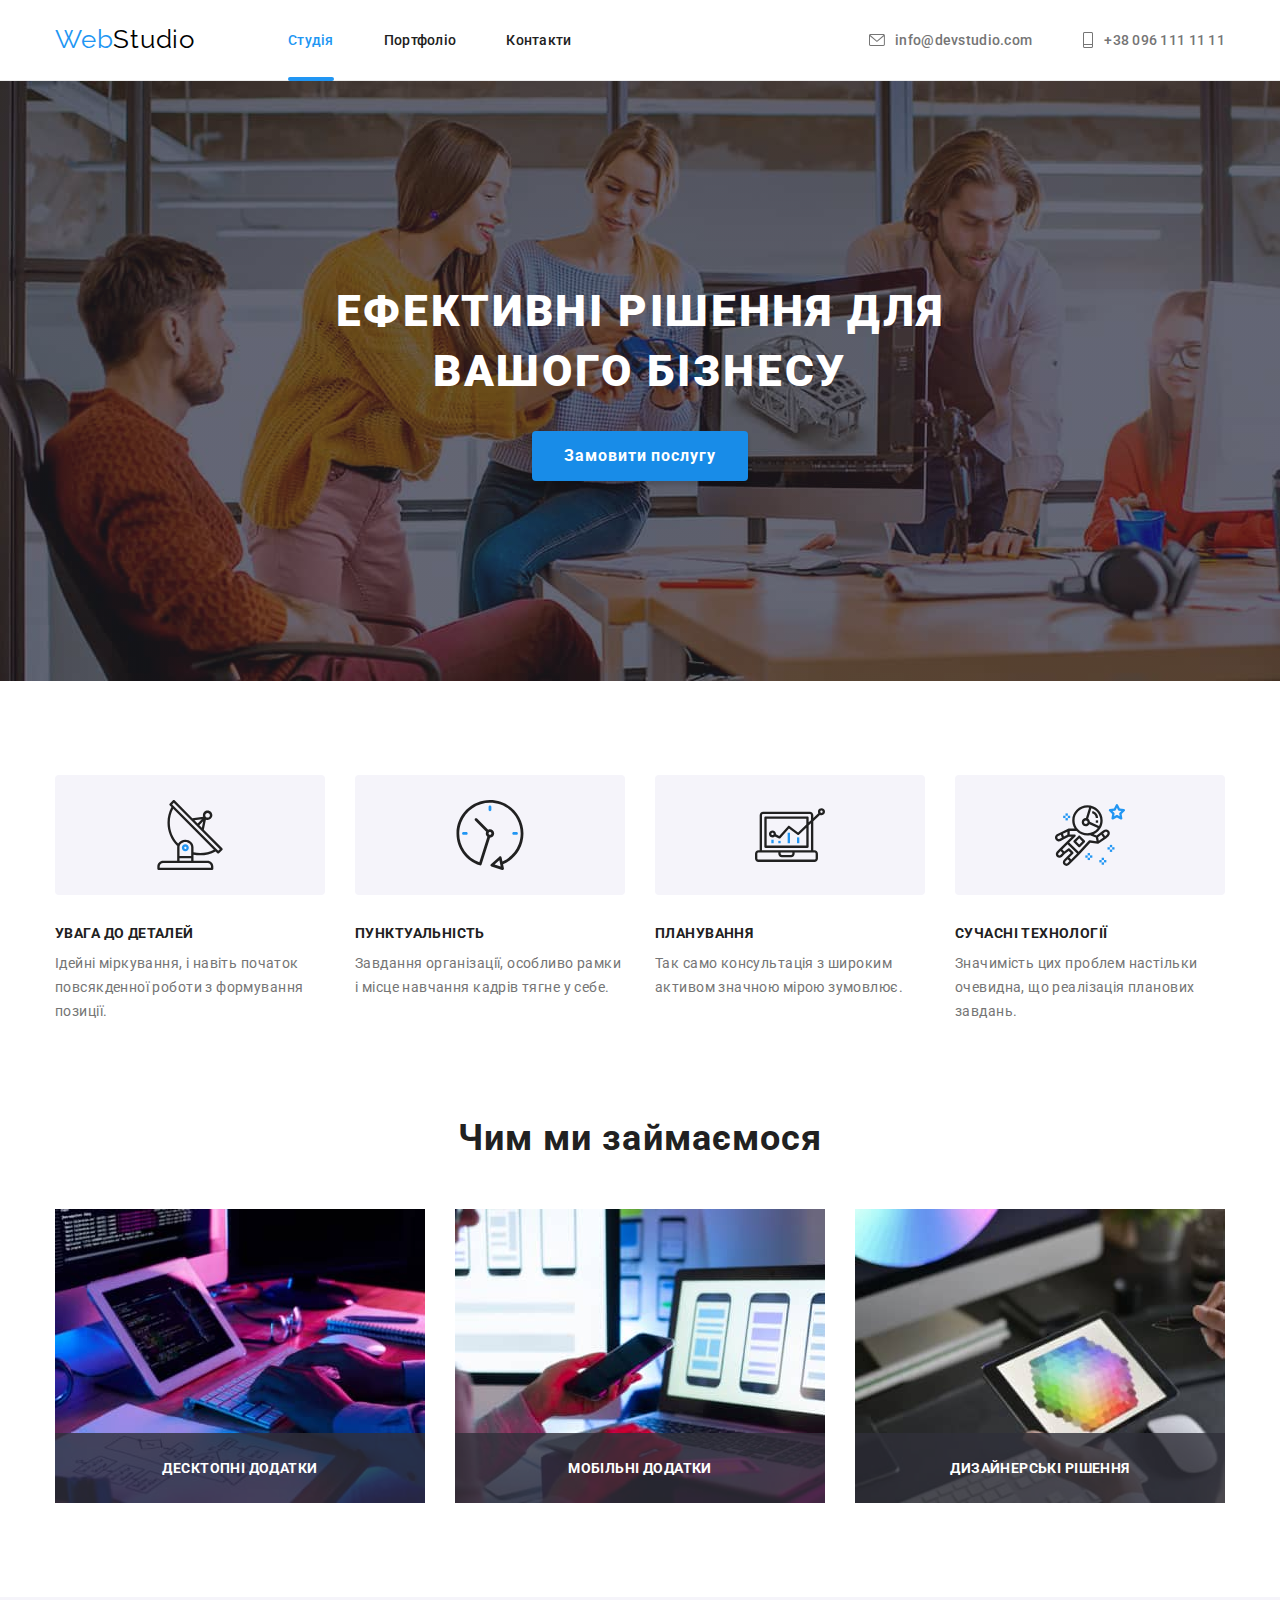
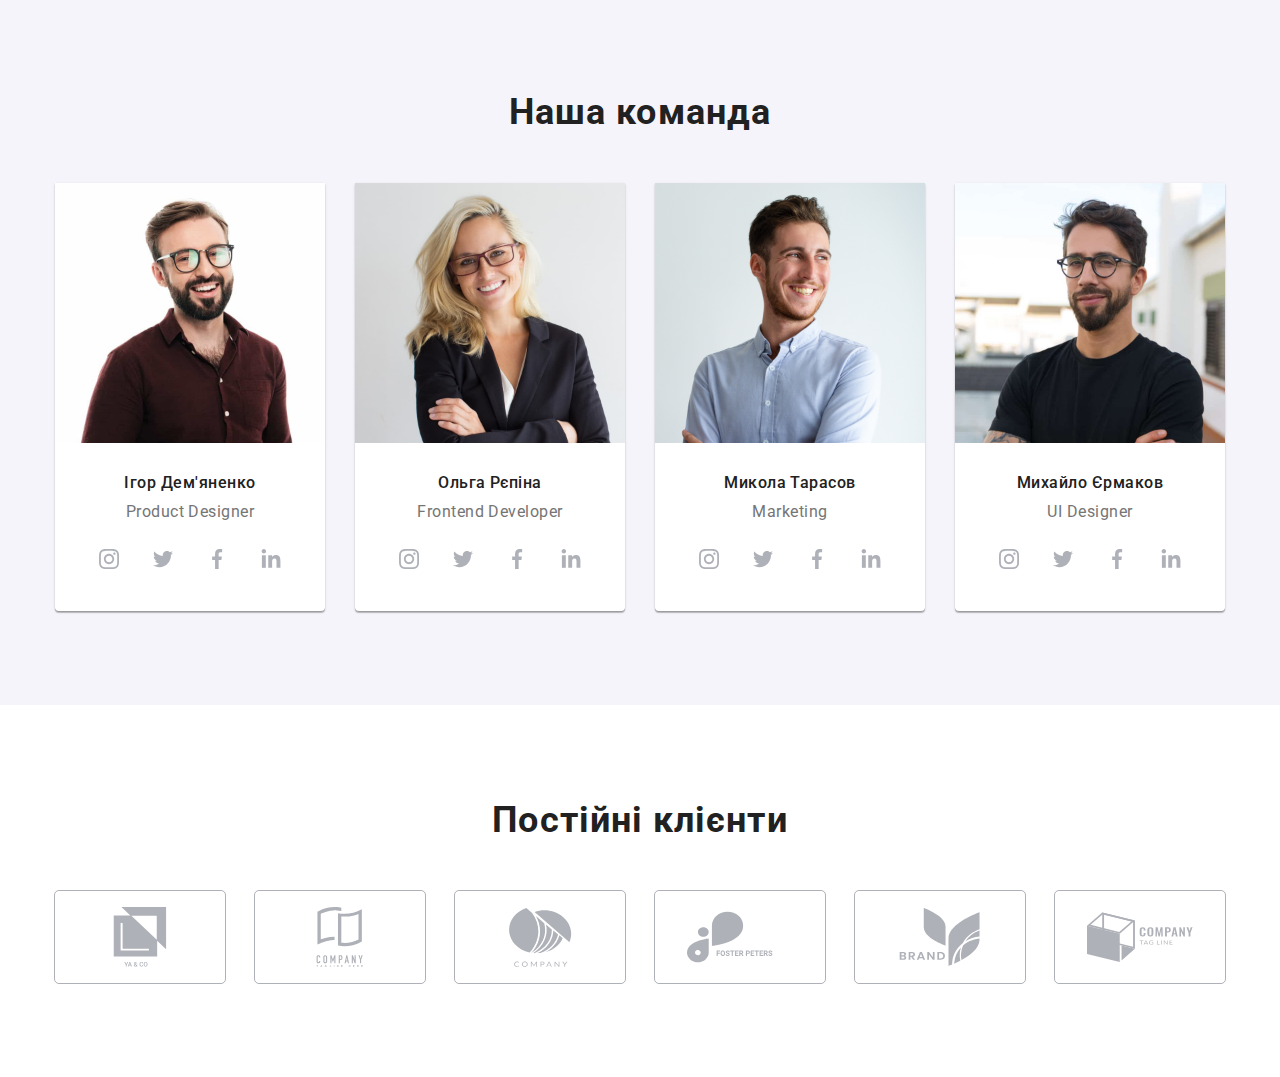
<file: index.html>
<!DOCTYPE html>
<html lang="uk">
  <head>
    <meta charset="UTF-8" />
    <meta http-equiv="X-UA-Compatible" content="IE=edge" />
    <meta name="viewport" content="width=device-width, initial-scale=1.0" />
    <link
      rel="stylesheet"
      href="https://cdnjs.cloudflare.com/ajax/libs/modern-normalize/1.1.0/modern-normalize.min.css"
    />
    <link rel="preconnect" href="https://fonts.googleapis.com" />
    <link rel="preconnect" href="https://fonts.gstatic.com" crossorigin />
    <link
      href="https://fonts.googleapis.com/css2?family=Open+Sans:wght@400;600;700&family=Raleway:wght@700&family=Roboto:wght@400;500;700;900&display=swap"
      rel="stylesheet"
    />
    <link rel="stylesheet" href="./css/main.min.css" />
    <title>WebStudio</title>
  </head>
  <body>
    <header>
      <div class="container nav__wrap">
        <nav class="site__nav">
          <a class="logo time-animation" href="/index.html"><span>Web</span>Studio</a>
          <ul class="site__nav">
            <li class="site__nav-li">
              <a class="site__nav-link time-animation site__nav-link--current" href="">Студія</a>
            </li>
            <li class="site__nav-li">
              <a class="site__nav-link time-animation" href="./portfolio.html">Портфоліо</a>
            </li>
            <li class="site__nav-li">
              <a class="site__nav-link time-animation" href="#">Контакти</a>
            </li>
          </ul>
        </nav>

        <ul class="cotnact__nav site__nav">
          <li class="site__nav-li">
            <a class="cotnact__nav-link time-animation" href="mailto:info@devstudio.com">
              <svg class="cotnact__nav-svg">
                <use href="./images/symbol-defs.svg#icon-envelope"></use>
              </svg>
              info@devstudio.com
            </a>
          </li>
          <li class="site__nav-li">
            <a class="cotnact__nav-link time-animation" href="tel:+380961111111">
              <svg class="cotnact__nav-svg phone">
                <use href="./images/symbol-defs.svg#icon-Vector"></use>
              </svg>
              +38 096 111 11 11
            </a>
          </li>
        </ul>
      </div>
    </header>
    <main>
      <section class="section hero">
        <div class="container">
          <h1 class="section-title-hero">Ефективні рішення для вашого бізнесу</h1>
          <button data-modal-open class="hero-button time-animation" type="button">
            Замовити послугу
          </button>
        </div>
        <div class="backdrop-modal is-hidden time-animation" data-modal>
          <div class="modal">
            <button data-modal-close class="modal__close time-animation">
              <svg class="modal__svg--close">
                <use href="./images/symbol-defs.svg#icon-close"></use>
              </svg>
            </button>
            <div class="modal__form-wrap">
              <p>Залиште свої дані, ми вам передзвонимо</p>
              <form name="contact-form" autocomplete="on">
                <label class="modal__label" for="uzer_name">Ім'я</label>
                <div class="modal__form-fild">
                  <input
                    class="modal__form-input time-animation"
                    required
                    name="uzerName"
                    s
                    id="uzer_name"
                    type="text"
                  />
                  <svg class="modal__form-icons time-animation">
                    <use href="./images/symbol-defs.svg#icon-person-form"></use>
                  </svg>
                </div>
                <label class="modal__label" for="uzer_tel">Телефон</label>
                <div class="modal__form-fild">
                  <input
                    required
                    class="modal__form-input time-animation"
                    name="uzerTel"
                    id="uzer_tel"
                    type="tel"
                  />
                  <svg class="modal__form-icons time-animation">
                    <use href="./images/symbol-defs.svg#icon-phone-form"></use>
                  </svg>
                </div>
                <label class="modal__label" for="uzer_email">Пошта</label>
                <div class="modal__form-fild">
                  <input
                    readonly
                    class="modal__form-input time-animation"
                    name="uzerEmail"
                    id="uzer_email"
                    type="email"
                  />
                  <svg class="modal__form-icons time-animation">
                    <use href="./images/symbol-defs.svg#icon-email-form"></use>
                  </svg>
                </div>
                <label class="modal__label" for="uzer_comment">Коментар</label>
                <textarea
                  class="modal__form-input lable-area time-animation"
                  placeholder="Введіть текст"
                  name="uzerComment"
                  id="uzer_comment"
                  resize="none"
                  rows="10"
                ></textarea>

                <label class="modal__label modal-agreement time-animation" for=""
                  ><input
                    required
                    type="checkbox"
                    name="agreement"
                    id="uzer_agreement"
                    value="yes"
                  />Погоджуюся з розсилкою та приймаю <a href="">Умови договору</a>
                </label>

                <button class="hero-button modal__form-button time-animation" type="submit">
                  Відправити
                </button>
              </form>
            </div>
          </div>
        </div>
      </section>
      <section class="section benefits">
        <div class="container">
          <h2 class="visually-hidden">Наші переваги</h2>
          <ul class="benefits__list">
            <li>
              <div class="benefits__item-wrap">
                <svg class="benefits__svg">
                  <use href="./images/symbol-defs.svg#icon-antenna"></use>
                </svg>
              </div>
              <h3 class="benefits__title">увага до деталей</h3>
              <p class="benefits__post">
                Ідейні міркування, і навіть початок повсякденної роботи з формування позиції.
              </p>
            </li>
            <li>
              <div class="benefits__item-wrap">
                <svg class="benefits__svg">
                  <use href="./images/symbol-defs.svg#icon-clock"></use>
                </svg>
              </div>
              <h3 class="benefits__title">пунктуальність</h3>
              <p class="benefits__post">
                Завдання організації, особливо рамки і місце навчання кадрів тягне у себе.
              </p>
            </li>
            <li>
              <div class="benefits__item-wrap">
                <svg class="benefits__svg">
                  <use href="./images/symbol-defs.svg#icon-diagram"></use>
                </svg>
              </div>
              <h3 class="benefits__title">планування</h3>
              <p class="benefits__post">
                Так само консультація з широким активом значною мірою зумовлює.
              </p>
            </li>
            <li>
              <div class="benefits__item-wrap">
                <svg class="benefits__svg">
                  <use href="./images/symbol-defs.svg#icon-astronaut"></use>
                </svg>
              </div>
              <h3 class="benefits__title">сучасні технології</h3>
              <p class="benefits__post">
                Значимість цих проблем настільки очевидна, що реалізація планових завдань.
              </p>
            </li>
          </ul>
        </div>
      </section>
      <section class="section our-jobs">
        <div class="container">
          <h2 class="our-jobs__title">Чим ми займаємося</h2>
          <ul class="our-jobs__list">
            <li class="our-jobs__list-li">
              <img width="370" src="./images/product1.jpg" alt="людина працюе за компьютером" />
              <p class="our-jobs__list-post">Десктопні додатки</p>
            </li>
            <li class="our-jobs__list-li">
              <img width="370" src="./images/product2.jpg" alt="людина працюе за ноутбуком" />
              <p class="our-jobs__list-post">Мобільні додатки</p>
            </li>
            <li class="our-jobs__list-li">
              <img width="370" src="./images/product3.jpg" alt="людина тримае планшет" />
              <p class="our-jobs__list-post">Дизайнерські рішення</p>
            </li>
          </ul>
        </div>
      </section>
      <section class="section our-team">
        <div class="container">
          <h2 class="our-team__title">Наша команда</h2>
          <ul class="our-team__list">
            <li class="list-item">
              <img src="./images/team2.jpg" alt="Чоловік в окулярах та сорочці" width="270" />
              <div class="list-item__wrap">
                <h3 class="list-item__title">Ігор Дем'яненко</h3>
                <p class="list__item-post" lang="en">Product Designer</p>
                <ul class="social-networks">
                  <li class="social-networks__li">
                    <a href="" class="time-animation">
                      <svg class="social-networks__svg">
                        <use href="./images/symbol-defs.svg#icon-instagram"></use>
                      </svg>
                    </a>
                  </li>
                  <li class="social-networks__li">
                    <a href="" class="time-animation">
                      <svg class="social-networks__svg">
                        <use href="./images/symbol-defs.svg#icon-twitter"></use>
                      </svg>
                    </a>
                  </li>
                  <li class="social-networks__li">
                    <a href="" class="time-animation">
                      <svg class="social-networks__svg">
                        <use href="./images/symbol-defs.svg#icon-facebook"></use>
                      </svg>
                    </a>
                  </li>
                  <li class="social-networks__li">
                    <a href="" class="time-animation">
                      <svg class="social-networks__svg">
                        <use href="./images/symbol-defs.svg#icon-linkedin"></use>
                      </svg>
                    </a>
                  </li>
                </ul>
              </div>
            </li>
            <li class="list-item">
              <img src="./images/team1.jpg" alt="жінка в окулярах та костюмі" width="270" />
              <div class="list-item__wrap">
                <h3 class="list-item__title">Ольга Рєпіна</h3>
                <p class="list__item-post" lang="en">Frontend Developer</p>
                <ul class="social-networks">
                  <li class="social-networks__li">
                    <a href="" class="time-animation">
                      <svg class="social-networks__svg">
                        <use href="./images/symbol-defs.svg#icon-instagram"></use>
                      </svg>
                    </a>
                  </li>
                  <li class="social-networks__li">
                    <a href="" class="time-animation">
                      <svg class="social-networks__svg">
                        <use href="./images/symbol-defs.svg#icon-twitter"></use>
                      </svg>
                    </a>
                  </li>
                  <li class="social-networks__li">
                    <a href="" class="time-animation">
                      <svg class="social-networks__svg">
                        <use href="./images/symbol-defs.svg#icon-facebook"></use>
                      </svg>
                    </a>
                  </li>
                  <li class="social-networks__li">
                    <a href="" class="time-animation">
                      <svg class="social-networks__svg">
                        <use href="./images/symbol-defs.svg#icon-linkedin"></use>
                      </svg>
                    </a>
                  </li>
                </ul>
              </div>
            </li>
            <li class="list-item">
              <img src="./images/team3.jpg" alt="чоловік в сорочці" width="270" />
              <div class="list-item__wrap">
                <h3 class="list-item__title">Микола Тарасов</h3>
                <p class="list__item-post" lang="en">Marketing</p>
                <ul class="social-networks">
                  <li class="social-networks__li">
                    <a href="" class="time-animation">
                      <svg class="social-networks__svg">
                        <use href="./images/symbol-defs.svg#icon-instagram"></use>
                      </svg>
                    </a>
                  </li>
                  <li class="social-networks__li">
                    <a href="" class="time-animation">
                      <svg class="social-networks__svg">
                        <use href="./images/symbol-defs.svg#icon-twitter"></use>
                      </svg>
                    </a>
                  </li>
                  <li class="social-networks__li">
                    <a href="" class="time-animation">
                      <svg class="social-networks__svg">
                        <use href="./images/symbol-defs.svg#icon-facebook"></use>
                      </svg>
                    </a>
                  </li>
                  <li class="social-networks__li">
                    <a href="" class="time-animation">
                      <svg class="social-networks__svg">
                        <use href="./images/symbol-defs.svg#icon-linkedin"></use>
                      </svg>
                    </a>
                  </li>
                </ul>
              </div>
            </li>
            <li class="list-item">
              <img src="./images/team4.jpg" alt=" чоловік в футболці" width="270" />
              <div class="list-item__wrap">
                <h3 class="list-item__title">Михайло Єрмаков</h3>
                <p class="list__item-post" lang="en">UI Designer</p>
                <ul class="social-networks">
                  <li class="social-networks__li">
                    <a href="" class="time-animation">
                      <svg class="social-networks__svg">
                        <use href="./images/symbol-defs.svg#icon-instagram"></use>
                      </svg>
                    </a>
                  </li>
                  <li class="social-networks__li">
                    <a href="" class="time-animation">
                      <svg class="social-networks__svg">
                        <use href="./images/symbol-defs.svg#icon-twitter"></use>
                      </svg>
                    </a>
                  </li>
                  <li class="social-networks__li">
                    <a href="" class="time-animation">
                      <svg class="social-networks__svg">
                        <use href="./images/symbol-defs.svg#icon-facebook"></use>
                      </svg>
                    </a>
                  </li>
                  <li class="social-networks__li">
                    <a href="" class="time-animation">
                      <svg class="social-networks__svg">
                        <use href="./images/symbol-defs.svg#icon-linkedin"></use>
                      </svg>
                    </a>
                  </li>
                </ul>
              </div>
            </li>
          </ul>
        </div>
      </section>
      <section class="section customers">
        <div class="container">
          <h2 class="customers__title">Постійні клієнти</h2>
          <ul class="customers__list">
            <li class="customers__li">
              <a href="" class="time-animation">
                <svg class="customers__svg">
                  <use href="./images/symbol-defs.svg#icon-brend-1"></use>
                </svg>
              </a>
            </li>
            <li class="customers__li">
              <a href="" class="time-animation">
                <svg class="customers__svg">
                  <use href="./images/symbol-defs.svg#icon-brend-2"></use>
                </svg>
              </a>
            </li>
            <li class="customers__li">
              <a href="" class="time-animation">
                <svg class="customers__svg">
                  <use href="./images/symbol-defs.svg#icon-brend-3"></use>
                </svg>
              </a>
            </li>
            <li class="customers__li">
              <a href="" class="time-animation">
                <svg class="customers__svg">
                  <use href="./images/symbol-defs.svg#icon-brend-4"></use>
                </svg>
              </a>
            </li>
            <li class="customers__li">
              <a href="" class="time-animation">
                <svg class="customers__svg">
                  <use href="./images/symbol-defs.svg#icon-brend-5"></use>
                </svg>
              </a>
            </li>
            <li class="customers__li">
              <a href="" class="time-animation">
                <svg class="customers__svg">
                  <use href="./images/symbol-defs.svg#icon-brend-6"></use>
                </svg>
              </a>
            </li>
          </ul>
        </div>
      </section>
    </main>

    <script src="./js/modal.js"></script>
  </body>
</html>
</file>
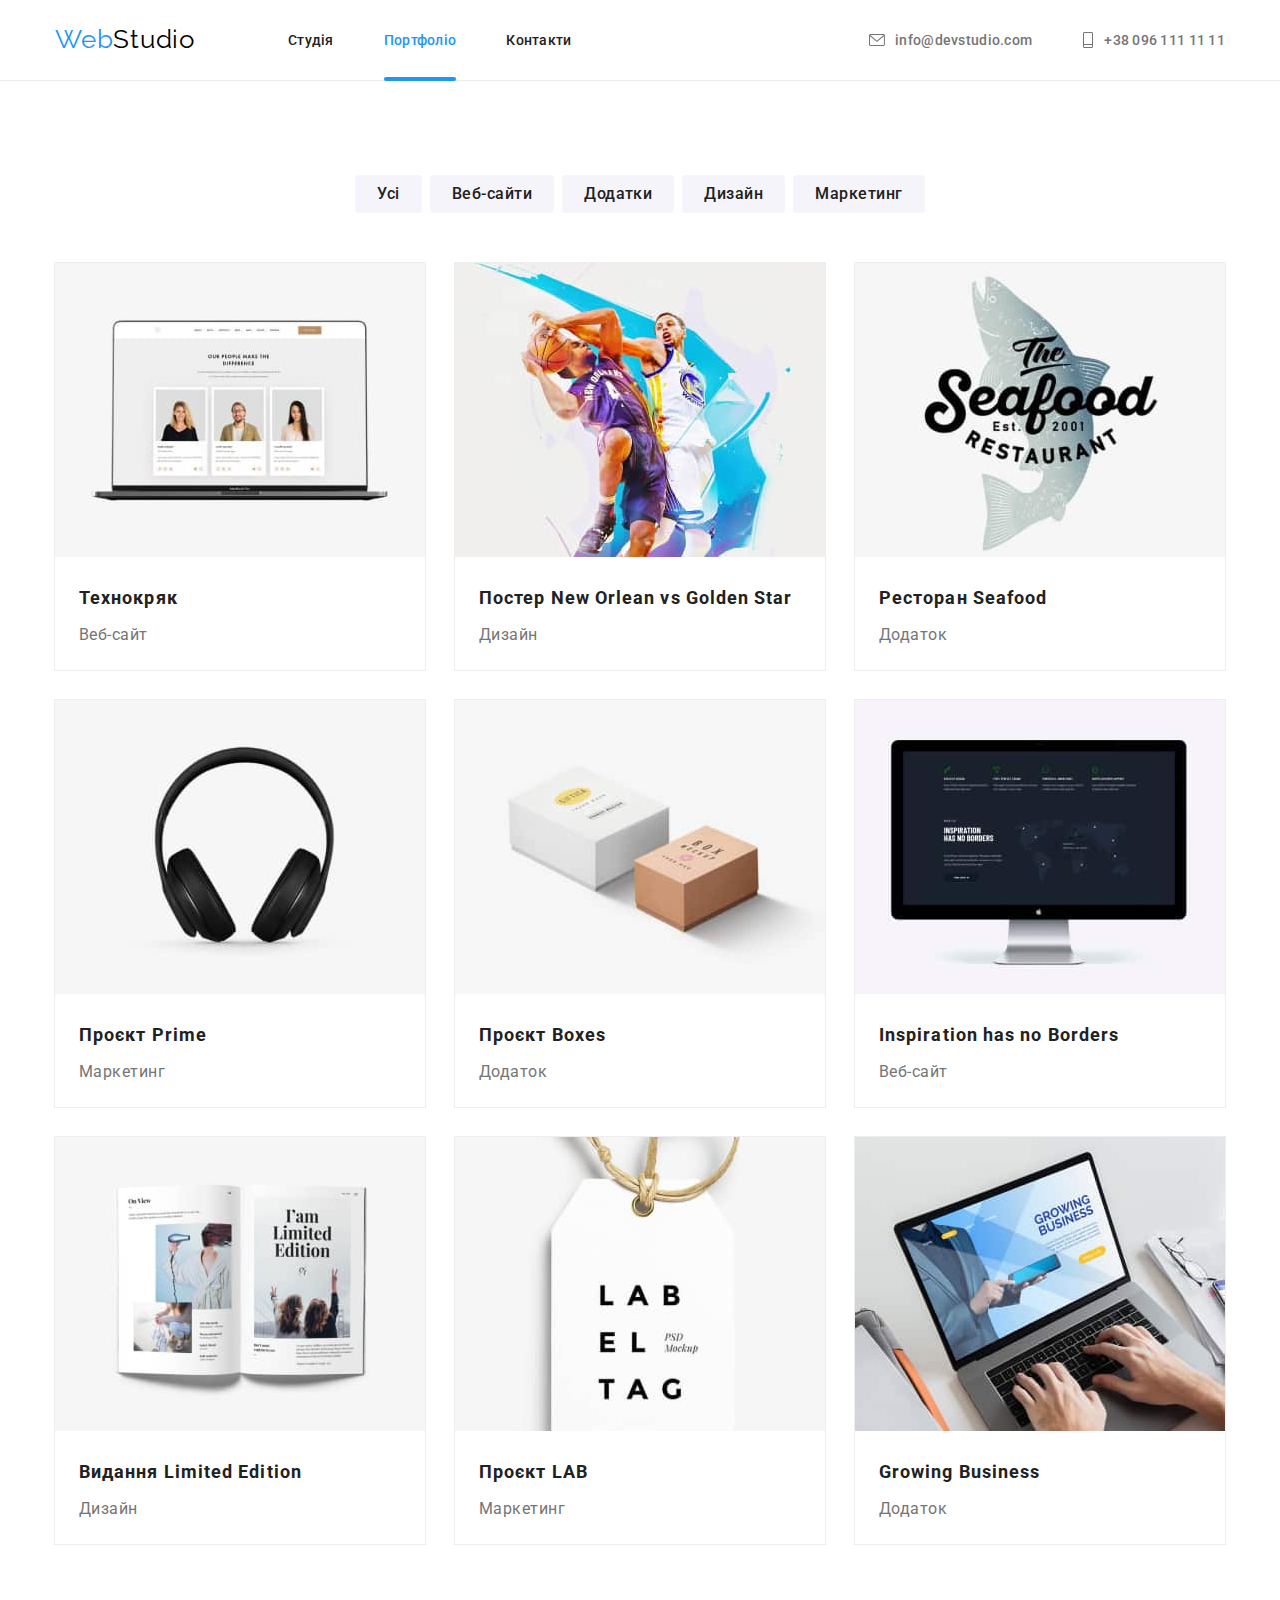
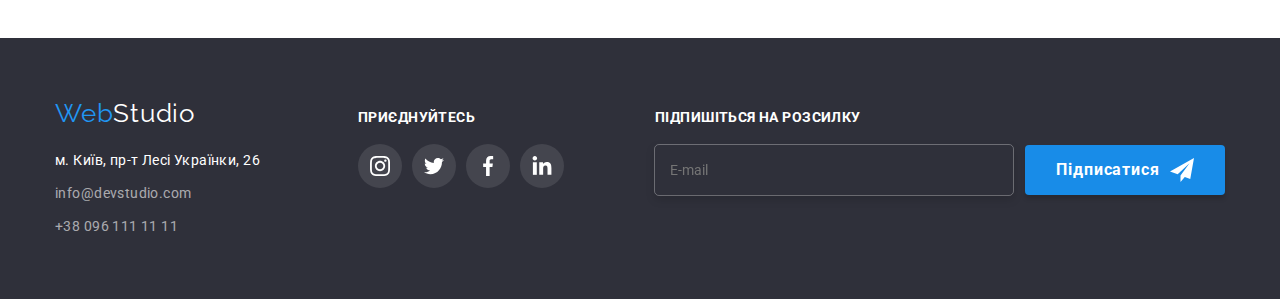
<file: portfolio.html>
<!DOCTYPE html>
<html lang="uk">
  <head>
    <meta charset="UTF-8" />
    <meta http-equiv="X-UA-Compatible" content="IE=edge" />
    <meta name="viewport" content="width=device-width, initial-scale=1.0" />
    <link
      rel="stylesheet"
      href="https://cdnjs.cloudflare.com/ajax/libs/modern-normalize/1.1.0/modern-normalize.min.css"
    />
    <link rel="preconnect" href="https://fonts.googleapis.com" />
    <link rel="preconnect" href="https://fonts.gstatic.com" crossorigin />
    <link
      href="https://fonts.googleapis.com/css2?family=Open+Sans:wght@400;600;700&family=Raleway:wght@700&family=Roboto:wght@400;500;700;900&display=swap"
      rel="stylesheet"
    />
    <link rel="stylesheet" href="./css/main.min.css" />
    <title>WebStudio</title>
  </head>
  <body>
    <header>
      <div class="container nav__wrap">
        <nav class="site__nav">
          <a class="logo time-animation" href="./index.html"><span>Web</span>Studio</a>
          <ul class="site__nav">
            <li class="site__nav-li">
              <a class="site__nav-link time-animation" href="./index.html">Студія</a>
            </li>
            <li class="site__nav-li">
              <a class="site__nav-link time-animation site__nav-link--current" href="#"
                >Портфоліо</a
              >
            </li>
            <li class="site__nav-li">
              <a class="site__nav-link time-animation" href="#">Контакти</a>
            </li>
          </ul>
        </nav>

        <ul class="cotnact__nav site__nav">
          <li class="site__nav-li">
            <a class="cotnact__nav-link time-animation" href="mailto:info@devstudio.com">
              <svg class="cotnact__nav-svg">
                <use href="./images/symbol-defs.svg#icon-envelope"></use>
              </svg>
              info@devstudio.com
            </a>
          </li>
          <li class="site__nav-li">
            <a class="cotnact__nav-link time-animation" href="tel:+380961111111">
              <svg class="cotnact__nav-svg phone">
                <use href="./images/symbol-defs.svg#icon-Vector"></use>
              </svg>
              +38 096 111 11 11
            </a>
          </li>
        </ul>
      </div>
    </header>
    <main>
      <section class="section portfolio-section">
        <div class="container">
          <h1 class="visually-hidden">portfolio</h1>
          <ul class="portfolio-button">
            <li>
              <button class="portfolio-button-list time-animation" type="button">Усі</button>
            </li>
            <li>
              <button class="portfolio-button-list time-animation" type="button">Веб-сайти</button>
            </li>
            <li>
              <button class="portfolio-button-list time-animation" type="button">Додатки</button>
            </li>
            <li>
              <button class="portfolio-button-list time-animation" type="button">Дизайн</button>
            </li>
            <li>
              <button class="portfolio-button-list time-animation" type="button">Маркетинг</button>
            </li>
          </ul>
          <ul class="portfolio-card">
            <li>
              <a class="portfolio-card-link time-animation" href="">
                <div class="img-wrap-hidden">
                  <img width="370" src="./images/portfolio-1.jpg" alt="приклда роботи" />
                </div>
                <p class="portfolio-card-link-p-hidden time-animation">
                  Ресурс пропонує комплексні пропозиції з різним рівнем функціоналу та сервісів. Все
                  це дозволить відвідувачу отримати вичерпні відомості про компанію чи приватну
                  особу.
                </p>
                <div class="portfolio-card-wrap">
                  <h2 class="portfolio-card-h2">Технокряк</h2>
                  <p class="portfolio-card-p">Веб-сайт</p>
                </div>
              </a>
            </li>
            <li>
              <a class="portfolio-card-link time-animation" href="">
                <img width="370" src="./images/portfolio-2.jpg" alt="приклда роботи" />
                <p class="portfolio-card-link-p-hidden time-animation">
                  Ресурс пропонує комплексні пропозиції з різним рівнем функціоналу та сервісів. Все
                  це дозволить відвідувачу отримати вичерпні відомості про компанію чи приватну
                  особу.
                </p>
                <div class="portfolio-card-wrap">
                  <h2 class="portfolio-card-h2">Постер New Orlean vs Golden Star</h2>
                  <p class="portfolio-card-p">Дизайн</p>
                </div>
              </a>
            </li>
            <li>
              <a class="portfolio-card-link time-animation" href="">
                <img width="370" src="./images/portfolio-3.jpg" alt="приклда роботи" />
                <p class="portfolio-card-link-p-hidden time-animation">
                  Ресурс пропонує комплексні пропозиції з різним рівнем функціоналу та сервісів. Все
                  це дозволить відвідувачу отримати вичерпні відомості про компанію чи приватну
                  особу.
                </p>
                <div class="portfolio-card-wrap">
                  <h2 class="portfolio-card-h2">Ресторан Seafood</h2>
                  <p class="portfolio-card-p">Додаток</p>
                </div>
              </a>
            </li>
            <li>
              <a class="portfolio-card-link time-animation" href="">
                <img width="370" src="./images/portfolio-4.jpg" alt="приклда роботи" />
                <p class="portfolio-card-link-p-hidden time-animation">
                  Ресурс пропонує комплексні пропозиції з різним рівнем функціоналу та сервісів. Все
                  це дозволить відвідувачу отримати вичерпні відомості про компанію чи приватну
                  особу.
                </p>
                <div class="portfolio-card-wrap">
                  <h2 class="portfolio-card-h2">Проєкт Prime</h2>
                  <p class="portfolio-card-p">Маркетинг</p>
                </div>
              </a>
            </li>
            <li>
              <a class="portfolio-card-link time-animation" href="">
                <img width="370" src="./images/portfolio-5.jpg" alt="приклда роботи" />
                <p class="portfolio-card-link-p-hidden time-animation">
                  Ресурс пропонує комплексні пропозиції з різним рівнем функціоналу та сервісів. Все
                  це дозволить відвідувачу отримати вичерпні відомості про компанію чи приватну
                  особу.
                </p>
                <div class="portfolio-card-wrap">
                  <h2 class="portfolio-card-h2">Проєкт Boxes</h2>
                  <p class="portfolio-card-p">Додаток</p>
                </div>
              </a>
            </li>
            <li>
              <a class="portfolio-card-link time-animation" href="">
                <img width="370" src="./images/portfolio-6.jpg" alt="приклда роботи" />
                <p class="portfolio-card-link-p-hidden time-animation">
                  Ресурс пропонує комплексні пропозиції з різним рівнем функціоналу та сервісів. Все
                  це дозволить відвідувачу отримати вичерпні відомості про компанію чи приватну
                  особу.
                </p>
                <div class="portfolio-card-wrap">
                  <h2 class="portfolio-card-h2">Inspiration has no Borders</h2>
                  <p class="portfolio-card-p">Веб-сайт</p>
                </div>
              </a>
            </li>
            <li>
              <a class="portfolio-card-link time-animation" href="">
                <img width="370" src="./images/portfolio-7.jpg" alt="приклда роботи" />
                <p class="portfolio-card-link-p-hidden time-animation">
                  Ресурс пропонує комплексні пропозиції з різним рівнем функціоналу та сервісів. Все
                  це дозволить відвідувачу отримати вичерпні відомості про компанію чи приватну
                  особу.
                </p>
                <div class="portfolio-card-wrap">
                  <h2 class="portfolio-card-h2">Видання Limited Edition</h2>
                  <p class="portfolio-card-p">Дизайн</p>
                </div>
              </a>
            </li>
            <li>
              <a class="portfolio-card-link time-animation" href="">
                <img width="370" src="./images/portfolio-8.jpg" alt="приклда роботи" />
                <p class="portfolio-card-link-p-hidden time-animation">
                  Ресурс пропонує комплексні пропозиції з різним рівнем функціоналу та сервісів. Все
                  це дозволить відвідувачу отримати вичерпні відомості про компанію чи приватну
                  особу.
                </p>
                <div class="portfolio-card-wrap">
                  <h2 class="portfolio-card-h2">Проєкт LAB</h2>
                  <p class="portfolio-card-p">Маркетинг</p>
                </div>
              </a>
            </li>
            <li>
              <a class="portfolio-card-link time-animation" href="">
                <img width="370" src="./images/portfolio-9.jpg" alt="приклда роботи" />
                <p class="portfolio-card-link-p-hidden time-animation">
                  Ресурс пропонує комплексні пропозиції з різним рівнем функціоналу та сервісів. Все
                  це дозволить відвідувачу отримати вичерпні відомості про компанію чи приватну
                  особу.
                </p>
                <div class="portfolio-card-wrap">
                  <h2 class="portfolio-card-h2">Growing Business</h2>
                  <p class="portfolio-card-p">Додаток</p>
                </div>
              </a>
            </li>
          </ul>
        </div>
      </section>
    </main>
    <footer class="footer">
      <div class="container footer-flex-div">
        <div class="wrap-address-footer">
          <a class="logo footer-logo time-animation" href="./index.html"><span>Web</span>Studio</a>
          <address>
            <ul class="address">
              <li class="address__list">
                <a
                  class="address__link time-animation"
                  href="https://goo.gl/maps/CPtrU1FHBa2aNyZL9"
                  target="_blank"
                  rel="noopener noreferrer nofollow"
                  >м. Київ, пр-т Лесі Українки, 26</a
                >
              </li>
              <li class="address__list">
                <a class="address__link time-animation" href="mailto:info@devstudio.com"
                  >info@devstudio.com</a
                >
              </li>
              <li class="address__list">
                <a class="address__link time-animation" href="tel:+380961111111"
                  >+38 096 111 11 11</a
                >
              </li>
            </ul>
          </address>
        </div>
        <div class="wrap-footer-svg">
          <p>приєднуйтесь</p>
          <ul class="footer-social">
            <li class="footer-social-li">
              <a href="" class="time-animation">
                <svg class="footer-social-svg">
                  <use href="./images/symbol-defs.svg#icon-instagram"></use>
                </svg>
              </a>
            </li>
            <li class="footer-social-li">
              <a href="" class="time-animation">
                <svg class="footer-social-svg">
                  <use href="./images/symbol-defs.svg#icon-twitter"></use>
                </svg>
              </a>
            </li>
            <li class="footer-social-li">
              <a href="" class="time-animation">
                <svg class="footer-social-svg">
                  <use href="./images/symbol-defs.svg#icon-facebook"></use>
                </svg>
              </a>
            </li>
            <li class="footer-social-li">
              <a href="" class="time-animation">
                <svg class="footer-social-svg">
                  <use href="./images/symbol-defs.svg#icon-linkedin"></use>
                </svg>
              </a>
            </li>
          </ul>
        </div>
        <div class="wrap-mailing">
          <p class="mailing-p">Підпишіться на розсилку</p>
          <form>
            <input class="mailing-input time-animation" placeholder="E-mail" type="email" />
            <button class="hero-button button-mailing time-animation" type="button">
              Підписатися
              <svg class="svg-maling">
                <use href="./images/symbol-defs.svg#icon-icon-send"></use>
              </svg>
            </button>
          </form>
        </div>
      </div>
    </footer>
  </body>
</html>
</file>
<file: css/main.min.css>
a,p,h1,h2,h3,ul,li{list-style:none;text-decoration:none;font-style:normal;margin:0px;padding:0px;box-sizing:inherit}body{font-family:"Roboto";background-color:#fff;color:#757575;letter-spacing:.03em;font-size:14px}img{display:block;max-width:100%;height:auto}address{font-style:normal}button{cursor:pointer;border:none;border-radius:4px}.time-animation{transition-duration:250ms;transition-timing-function:var(--time-function)}.section{padding-top:94px;padding-bottom:94px}.container{width:1200px;padding-left:15px;padding-right:15px;margin:0 auto}.visually-hidden{position:absolute;white-space:nowrap;width:1px;height:1px;overflow:hidden;border:0;padding:0;clip:rect(0 0 0 0);-webkit-clip-path:inset(50%);clip-path:inset(50%);margin:-1px}.portfolio-button,.button-mailing,.footer-social-li a,.customers__li a,.social-networks__li a,.social-networks,.our-jobs__list-post,.benefits__item-wrap,.modal-agreement,.modal__close,.backdrop-modal,.cotnact__nav-link{display:flex;justify-content:center;align-items:center}header{border-bottom:1px solid #ececec}.site__nav,.nav__wrap{display:flex;justify-content:space-between}.site__nav-li:not(:last-child),.cotnact__nav-link:not(:last-child){margin-right:50px}.site__nav-link{display:block;padding-top:32px;padding-bottom:32px;font-weight:500;line-height:1.1428571429;letter-spacing:.02em;color:#212121;transition-property:color}.site__nav-link:hover,.site__nav-link:focus{color:#2196f3}.site__nav-link--current{color:#2196f3;position:relative}.site__nav-link--current::after{content:"";display:block;width:100%;height:4px;position:absolute;top:100%;transform:translateY(-3px);border-radius:2px;background-color:#2196f3}.logo{display:block;padding-top:24px;padding-bottom:25px;font-family:"Raleway";font-size:26px;line-height:1.1923076923;letter-spacing:.03em;color:#000;margin-right:93px;transition-property:color}.logo span{color:#2196f3}.logo:hover,.logo:focus{color:#2196f3;transition:color 250ms}.cotnact__nav-link{padding-top:32px;padding-bottom:32px;font-weight:500;font-size:14px;line-height:1.1428571429;letter-spacing:.02em;color:#757575;transition-property:color}.cotnact__nav-link:hover,.cotnact__nav-link:focus{color:#2196f3}.cotnact__nav-svg{width:16px;height:12px;fill:currentColor;vertical-align:middle;margin-right:10px}.phone{width:12px;height:16px}.hero{height:600px;background-color:#2f303a;text-align:center;padding:0px;max-width:1600px;margin:0 auto;padding:200px 0;background-repeat:no-repeat;background:linear-gradient(rgba(47, 48, 58, 0.4), rgba(47, 48, 58, 0.4)),url(../images/imgfon.jpg)}.section-title-hero{max-width:696px;margin-left:auto;margin-right:auto;margin-bottom:30px;font-weight:900;font-size:44px;line-height:1.3636363636;text-align:center;letter-spacing:.06em;text-transform:uppercase;color:#fff}.hero-button{padding:10px 32px;background:#188ce8;color:#fff;letter-spacing:.06em;box-shadow:0px 4px 4px rgba(0,0,0,.15);border:0px;min-width:216px;font-family:inherit;font-weight:700;font-size:16px;line-height:1.875;transition-property:background-color}.hero-button:hover,.hero-button:focus{background-color:#188ce8}.backdrop-modal{z-index:2;position:fixed;background:rgba(0,0,0,.2);width:100%;height:100%;top:0;left:0}.modal{width:528px;height:581px;padding:40px;background:#fff;box-shadow:0px 1px 3px rgba(0,0,0,.12),0px 1px 1px rgba(0,0,0,.14),0px 2px 1px rgba(0,0,0,.2);border-radius:4px;transform:scaleX(100%);transform-origin:right center}.is-hidden{transform-origin:right center;visibility:hidden;opacity:0;pointer-events:none;transform:scaleX(0)}.modal__close{position:absolute;top:8px;right:8px;margin-left:auto;width:30px;height:30px;border-radius:50%;background-color:#fff;border:1px solid rgba(0,0,0,.1);margin-top:8px;margin-right:8px;cursor:pointer;transition-property:fill}.modal__close:hover,.modal__close:focus{fill:#2196f3}.modal__svg__close{width:11px;height:11px}.modal__form-wrap p{font-weight:700;font-size:20px;line-height:1.15;letter-spacing:.03em;color:#212121;margin-bottom:12px}.modal__form-input{display:block;width:100%;height:40px;border-radius:4px;border:0px;outline:1px solid rgba(33,33,33,.2);padding-left:40px;padding-right:20px;transition-property:outline-color}.modal__form-input:focus,.modal__form-input:focus-visible{outline:1px solid #2196f3}.modal__form-input:hover~.modal__form-icons,.modal__form-input:focus~.modal__form-icons{fill:#2196f3}.modal__form-button{width:200px;height:50px}.lable-area{resize:none;height:120px;padding:12px 16px}.modal__label{display:block;margin-bottom:4px;font-size:12px;line-height:1.1666666667;letter-spacing:.01em;text-align:left;color:#757575}.modal__label:not(:first-child){margin-top:10px}.modal-agreement{font-size:14px;line-height:1.7142857143;letter-spacing:.03em;position:relative;margin-top:20px;margin-bottom:30px;padding-top:10px}.modal-agreement input{width:16px;height:15px;margin-right:9px}.modal-agreement a{margin-left:10px;border-bottom:1px solid #2196f3;color:#2196f3}.modal__form-fild{position:relative}.modal__form-icons{position:absolute;top:50%;left:0;height:18px;width:18px;fill:#212121;transform:translateY(-50%);margin-left:15px}.benefits__list{display:flex;justify-content:space-between}.benefits__list li:not(:last-child){margin-right:30px}.benefits__item-wrap{height:120px;width:270px;margin-bottom:30px;background-color:#f5f4fa;border-radius:4px}.benefits__svg{width:70px;height:70px}.benefits__title{margin-bottom:10px;font-size:14px;line-height:1.1428571429;letter-spacing:.03em;text-transform:uppercase;color:#212121}.benefits__post{font-size:14px;line-height:1.7142857143;letter-spacing:.03em}.our-jobs{padding-top:0px}.our-jobs__title{margin-bottom:50px;font-size:36px;line-height:1.1666666667;text-align:center;letter-spacing:.03em;color:#212121}.our-jobs__list{display:flex}.our-jobs__list img{display:block}.our-jobs__list li+li{margin-left:30px}.our-jobs__list-li{position:relative}.our-jobs__list-post{height:70px;width:100%;font-weight:700;line-height:1.1428571429;text-align:center;text-transform:uppercase;color:#fff;background:rgba(47,48,58,.8);position:absolute;transform:translateY(-70px)}.our-team{background-color:#f5f4fa}.our-team__title{margin-bottom:50px;font-size:36px;line-height:1.1666666667;text-align:center;letter-spacing:.03em;color:#212121}.list-item__wrap{padding-top:30px;padding-bottom:30px}.list-item__title{margin-bottom:10px;font-weight:500;font-size:16px;line-height:1.1875;text-align:center;letter-spacing:.03em;color:#212121}.list-item{background:#fff;box-shadow:0px 1px 3px rgba(0,0,0,.12),0px 1px 1px rgba(0,0,0,.14),0px 2px 1px rgba(0,0,0,.2);border-radius:0px 0px 4px 4px}.our-team__list{display:flex;gap:30px}.our-team__list img{display:block}.list__item-post{font-size:16px;line-height:1.1875;text-align:center;letter-spacing:.03em}.social-networks{margin-top:16px;gap:10px}.social-networks__li a{color:#afb1b8;width:44px;height:44px;border-radius:50%;transition-property:background-color,color}.social-networks__li a:hover,.social-networks__li a:focus{color:#fff;background-color:#2196f3}.social-networks__svg{fill:currentColor;height:20px;width:20px}.customers__list{display:flex;gap:30px}.customers__title{margin-bottom:50px;font-size:36px;line-height:1.1666666667;text-align:center;letter-spacing:.03em;color:#212121}.customers__li a{outline:1px solid #afb1b8;color:#afb1b8;border-radius:4px;width:170px;height:92px;transition-property:outline-color,color}.customers__li a:hover,.customers__li a:focus{outline-color:#2196f3;color:#2196f3}.customers__svg{display:block;width:106px;height:60px;fill:currentColor}.footer{background-color:#2f303a;padding:60px 0}.footer-flex-div{display:flex;align-items:baseline}.footer .logo{margin-bottom:20px;color:#fff;transition-property:color}.footer .logo:hover,.footer .logo:focus{color:#2196f3}.footer-logo{padding:0px}.address__link{transition-property:color;color:rgba(255,255,255,.6);font-size:14px;line-height:1.71}.address__link:hover,.address__link:focus{color:#2196f3}.address__link[target]{color:#fff;transition-property:color}.address__link[target]:hover,.address__link[target]:focus{color:var(--accent-text-color);color:#2196f3}.address__list{margin-bottom:9px}.address__list:last-child{margin-bottom:0px}.wrap-footer-svg{margin-left:70px}.wrap-footer-svg p{font-weight:700;line-height:.875;text-transform:uppercase;margin-bottom:20px;color:#fff}.footer-social{display:flex}.footer-social-li:not(:last-child){margin-right:10px}.footer-social-li a{color:#fff;background-color:rgba(255,255,255,.1);width:44px;height:44px;border-radius:50%;transition-property:background-color,color}.footer-social-li a:hover,.footer-social-li a:focus{background-color:#2196f3}.footer-social-svg{fill:currentColor;width:20px;height:20px}.wrap-mailing{margin-left:auto}.wrap-mailing form{display:flex}.mailing-p{margin-bottom:20px;font-weight:700;line-height:1.1428571429;letter-spacing:.03em;text-transform:uppercase;color:#fff}.mailing-input{height:50px;width:358px;padding:16px 15px;outline:1px solid rgba(255,255,255,.3);border:0px;filter:drop-shadow(0px 4px 4px rgba(0, 0, 0, 0.15));border-radius:4px;background-color:#2f303a;color:#fff}.mailing-input:focus{color:#fff}.button-mailing{gap:10px;padding:0px;margin-left:12px;height:50px;min-width:200px;align-items:center}.svg-maling{width:24px;height:24px}.portfolio-button{margin-bottom:50px}.portfolio-button li:not(:last-child){margin-right:8px}.portfolio-button-list{border:0px;padding:6px 22px;font-family:inherit;cursor:pointer;font-weight:500;font-size:16px;line-height:1.625;text-align:center;letter-spacing:.03em;color:#212121;background-color:#f5f4fa;transition-property:box-shadow,background-color,color}.portfolio-button-list:hover,.portfolio-button-list:focus{background-color:#2196f3;color:#fff;box-shadow:0px 3px 1px rgba(0,0,0,.1),0px 1px 2px rgba(0,0,0,.08),0px 2px 2px rgba(0,0,0,.12);border-radius:4px}.portfolio-card{display:flex;flex-wrap:wrap}.portfolio-card li{outline:1px solid #eee}.portfolio-card img{display:inline-block;width:100%}.portfolio-card li:not(:nth-child(3n)){margin-right:30px}.portfolio-card li:not(:nth-last-child(-n+3)){margin-bottom:30px}.portfolio-card-link{display:block;color:inherit;position:relative;transition-property:box-shadow,opacity,scaleY}.portfolio-card-link:hover,.portfolio-card-link:focus{box-shadow:0px 1px 1px rgba(0,0,0,.12),0px 4px 4px rgba(0,0,0,.06),1px 4px 6px rgba(0,0,0,.16)}.portfolio-card-link:hover .portfolio-card-link-p-hidden,.portfolio-card-link:focus .portfolio-card-link-p-hidden{opacity:1;transform:scaleY(1)}.portfolio-card-link-p-hidden{position:absolute;height:294px;padding:63px 24px;top:0;font-weight:400;font-size:18px;line-height:1.5555555556;letter-spacing:.03em;color:#fff;background:rgba(33,150,243,.9);opacity:0;transform:scaleY(0);transform-origin:bottom center}.portfolio-card-link-p-hidden:hover,.portfolio-card-link-p-hidden:focus{opacity:1;transform:translateY(0px)}.portfolio-card-wrap{padding:20px 0;padding-left:24px}.portfolio-card-h2{margin-bottom:4px;font-weight:700;font-size:18px;line-height:2;letter-spacing:.06em;color:#212121}.portfolio-card-p{font-size:16px;line-height:1.875;letter-spacing:.03em}/*# sourceMappingURL=main.min.css.map */
</file>
